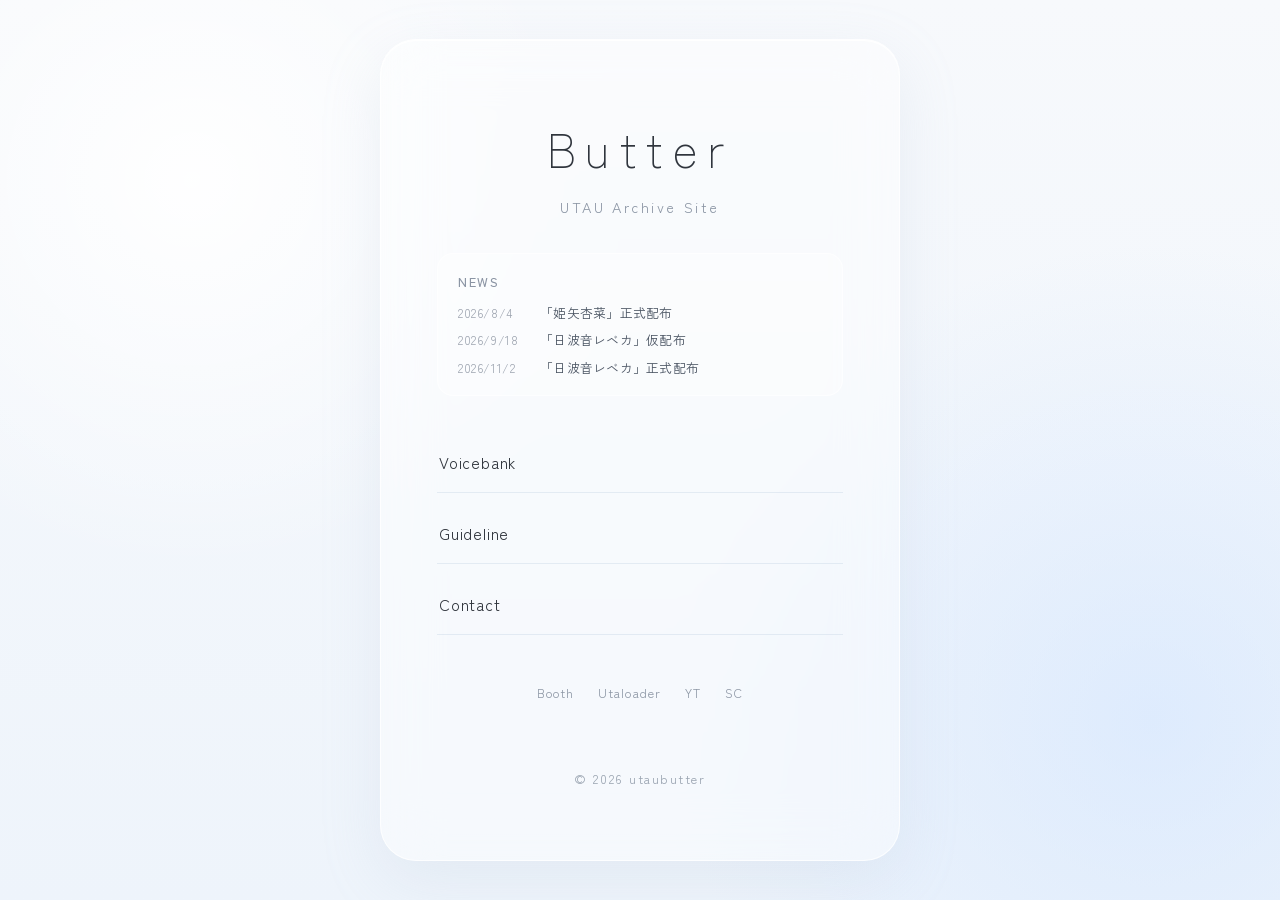
<file: index.html>
<!DOCTYPE html>
<html lang="ja">
<head>
    <meta charset="UTF-8">
    <meta name="viewport" content="width=device-width, initial-scale=1.0">
    <title>Butter</title>
    <link rel="stylesheet" href="style-v2.css">
    <!-- Google Font -->
    <link rel="preconnect" href="https://fonts.googleapis.com">
    <link rel="preconnect" href="https://fonts.gstatic.com" crossorigin>
    <link href="https://fonts.googleapis.com/css2?family=Noto+Sans+JP:wght@300;400;500&display=swap" rel="stylesheet">
</head>
<body>

    <div class="background"></div>
    <main class="glass">
        <h1>Butter</h1>
        <p class="subtitle">UTAU Archive Site</p>

<section class="news-box">
        <h2>News</h2>
        <ul>
            <li>
                <span class="news-date">2026/8/4</span>
                <span class="news-text">「姫矢杏菜」正式配布</span>
            </li>
            <li>
                <span class="news-date">2026/9/18</span>
                <span class="news-text">「日波音レベカ」仮配布</span>
            </li>
            <li>
                <span class="news-date">2026/11/2</span>
                <span class="news-text">「日波音レベカ」正式配布</span>
            </li>
        </ul>
    </section>
        
        <nav>
            <a href="pages/voicebank.html">Voicebank</a>
            <a href="pages/guideline.html">Guideline</a>
            <a href="pages/contact.html">Contact</a>
        </nav>

        <div class="external-links">
            <a href="https://utaubutter.booth.pm" target="_blank" rel="noopener noreferrer">Booth</a>
            <a href="https://utaloader.net/user/utaubutter" target="_blank" rel="noopener noreferrer">Utaloader</a>
            <a href="https://www.youtube.com/@utaubutter" target="_blank" rel="noopener noreferrer">YT</a>
            <a href="https://soundcloud.com/butter-wav" target="_blank" rel="noopener noreferrer">SC</a>
        </div>
        
        <footer>
            © 2026 <a href="https://x.com/utaubutter" target="_blank" rel="noopener noreferrer">utaubutter</a>
        </footer>
    </main>
    <script src="script.js"></script>
    
</body>
</html>
</file>
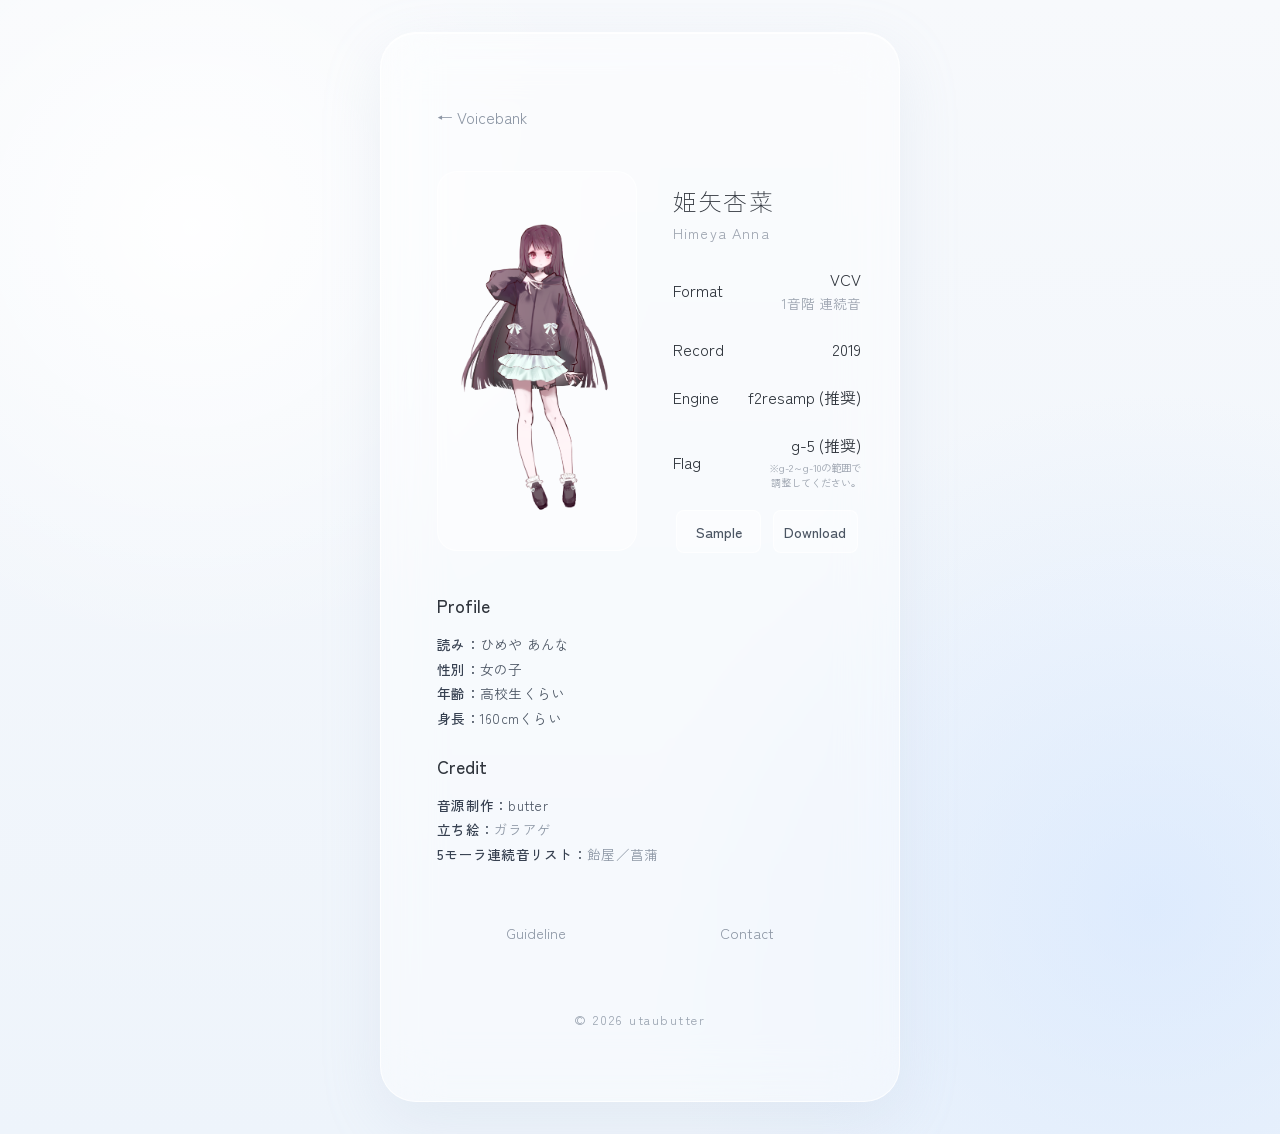
<file: pages/anna.html>
<!DOCTYPE html>
<html lang="ja">
<head>
    <meta charset="UTF-8">
    <meta name="viewport" content="width=device-width, initial-scale=1.0">
    <title>Himeya Anna — Butter</title>
    <link rel="stylesheet" href="../style-v2.css">
</head>
<body>

    <main class="glass">
        <a class="back" href="voicebank.html">← Voicebank</a>

        <!-- Character Area -->
        <div class="character">
            <div class="character-image">
                <img src="../assets/images/anna1.png" alt="姫矢杏菜" class="chara-img" oncontextmenu="return false;" ondragstart="return false;">
            </div>

            <div class="character-info">
                <h1>姫矢杏菜</h1>
                <p class="roman">Himeya Anna</p>

                <div class="info-row">
                    <h2>Format</h2>
                    <div class="info-value">
                        <p>VCV</p>
                        <span>1音階 連続音</span>
                    </div>
                </div>
                <div class="info-row">
                    <h2>Record</h2>
                    <div class="info-value">
                        <p>2019</p>
                    </div>
                </div>
                <div class="info-row">
                    <h2>Engine</h2>
                    <div class="info-value">
                        <p>f2resamp (推奨)</p>
                    </div>
                </div>
                <div class="info-row">
                    <h2>Flag</h2>
                    <div class="info-value">
                        <p>g-5 (推奨)</p>
                        <span class="flag-note">※g-2～g-10の範囲で<br>調整してください。</span>
                    </div>
                </div>

                <section class="buttons">
                    <a href="javascript:void(0);" id="sample-btn">
                        <span>Sample</span>
                    </a>
                    <a href="https://utaubutter.booth.pm/items/8650057" target="_blank" rel="noopener noreferrer">
                        <span>Download</span>
                    </a>
                </section>

                <!-- Mini Audio Player -->
                <div class="mini-player" id="mini-player">
                    <audio id="audio-player" src="../assets/audio/anna-s.mp3"></audio>
                    <button class="player-btn" id="play-pause-btn">▶</button>

                    <div class="player-info">
                        <span class="player-credit">UST 有魚神弥 様<br>出力 f2resamp g-5</span>
                        <div class="progress-bar">
                            <div class="progress-fill" id="progress-fill"></div>
                        </div>
                    </div>
                </div>
            </div>
        </div>

        <!-- Profile / Credit Area -->
        <section class="profile-section">
            <h2>Profile</h2>
            <ul class="profile-list">
                <li><strong>読み：</strong>ひめや あんな</li>
                <li><strong>性別：</strong>女の子</li>
                <li><strong>年齢：</strong>高校生くらい</li>
                <li><strong>身長：</strong>160cmくらい</li>
            </ul>

            <h2 style="margin-top: 24px;">Credit</h2>
            <ul class="profile-list">
                <li><strong>音源制作：</strong>butter</li>
                <li><strong>立ち絵：</strong><a href="https://x.com/waters0da" class="profile-link" target="_blank" rel="noopener noreferrer">ガラアゲ</a></li>
                <li><strong>5モーラ連続音リスト：</strong></strong><a href="http://utau2008.blog47.fc2.com/blog-entry-324.html" class="profile-link" target="_blank" rel="noopener noreferrer">飴屋／菖蒲</a></li>
            </ul>
        </section>

        <!-- Navigation Links -->
        <div class="character-links">
            <a href="../pages/guideline.html" class="text-link" target="_blank" rel="noopener noreferrer">Guideline</a>
            <a href="../pages/contact.html" class="text-link" target="_blank" rel="noopener noreferrer">Contact</a>
        </div>
        
        <footer>
            © 2026 <a href="https://x.com/utaubutter" target="_blank" rel="noopener noreferrer">utaubutter</a>
        </footer>
    </main>

    <!-- JavaScript -->
    <script>
    const sampleBtn = document.getElementById('sample-btn');
    const miniPlayer = document.getElementById('mini-player');
    const audio = document.getElementById('audio-player');
    const playPauseBtn = document.getElementById('play-pause-btn');
    const progressFill = document.getElementById('progress-fill');
    const progressBar = document.querySelector('.progress-bar'); 

    // Sampleボタンの開閉
    sampleBtn.addEventListener('click', () => {
        if (miniPlayer.style.display === 'none' || miniPlayer.style.display === '') {
            miniPlayer.style.display = 'flex';
            playPauseBtn.textContent = '▶';
        } else {
            audio.pause();
            audio.currentTime = 0; 
            miniPlayer.style.display = 'none';
            progressFill.style.width = '0%';
            playPauseBtn.textContent = '▶';
        }
    });

    // 再生・一時停止の切り替え
    playPauseBtn.addEventListener('click', () => {
        if (audio.paused) {
            audio.play();
            playPauseBtn.textContent = '❚❚';
        } else {
            audio.pause();
            playPauseBtn.textContent = '▶';
        }
    });

    // シークバーのクリック処理
    progressBar.style.cursor = 'pointer'; 
    progressBar.addEventListener('click', (e) => {
        const coordX = e.offsetX;
        const totalWidth = progressBar.clientWidth;
        const clickPercent = coordX / totalWidth;
        
        audio.currentTime = clickPercent * audio.duration;
        
        audio.play();
        playPauseBtn.textContent = '❚❚';
    });

    // バーの進捗更新
    audio.addEventListener('timeupdate', () => {
        if (audio.duration) {
            const progress = (audio.currentTime / audio.duration) * 100;
            progressFill.style.width = `${progress}%`;
        }
    });

    // 再生終了時のリセット
    audio.addEventListener('ended', () => {
        audio.currentTime = 0;
        playPauseBtn.textContent = '▶';
        progressFill.style.width = '0%';
    });
    </script>
<script src="../script.js"></script>
</body>
</html>
</file>
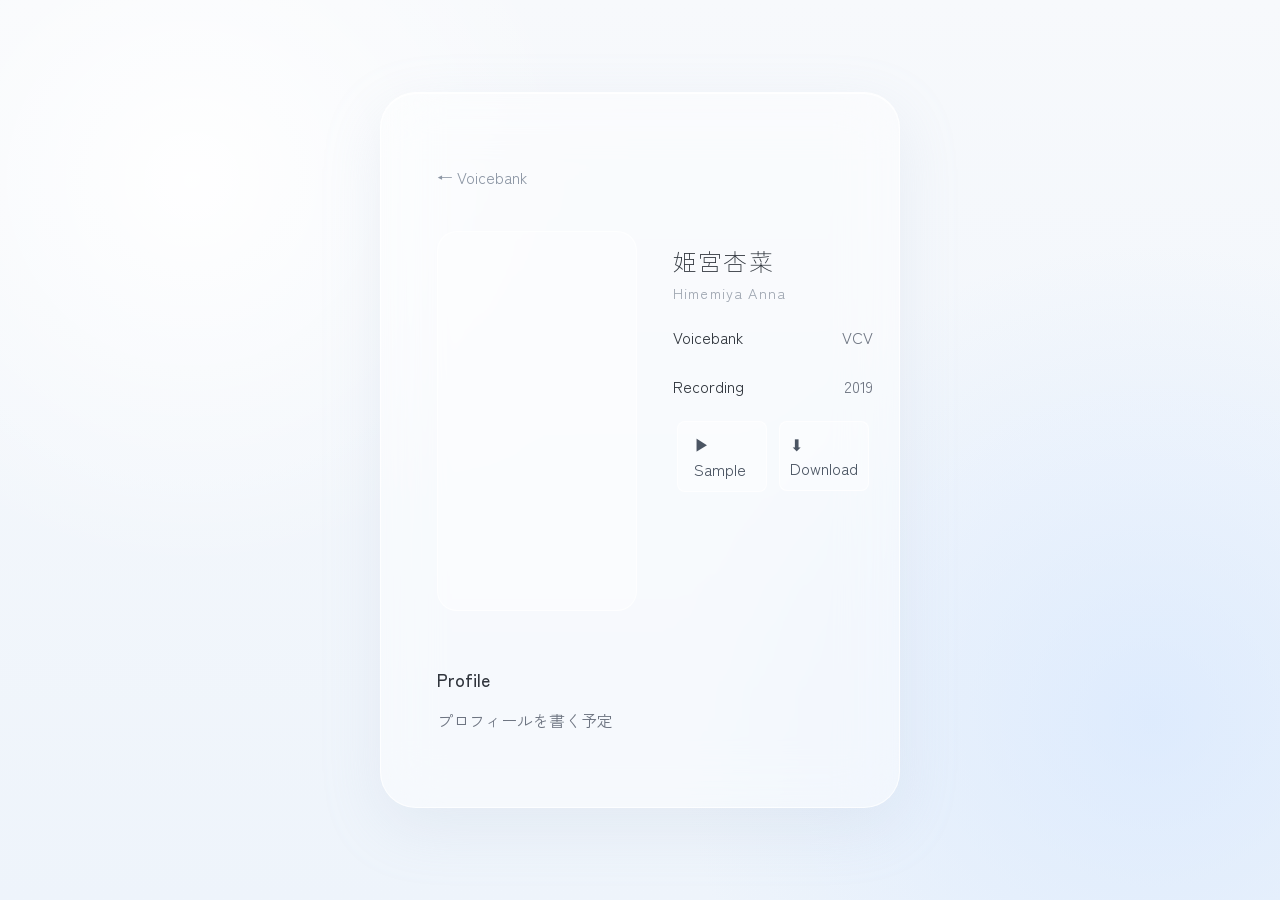
<file: pages/character-a.html>
<!DOCTYPE html>
<html lang="ja">

<head>
    <meta charset="UTF-8">
    <meta name="viewport" content="width=device-width, initial-scale=1.0">

    <title>Himemiya Anna — Butter</title>

    <link rel="stylesheet" href="../style-v2.css">
</head>

<body>

<main class="glass">

    <a class="back" href="voicebank.html">← Voicebank</a>

    <div class="character">

        <div class="character-image">
            <!-- 後で立ち絵を入れる -->
        </div>

        <div class="character-info">

            <h1>姫宮杏菜</h1>
            <p class="roman">Himemiya Anna</p>

<section class="info-row">

    <h2>Voicebank</h2>
    <p>VCV</p>

</section>

<section class="info-row">

    <h2>Recording</h2>
    <p>2019</p>

</section>

            <section class="buttons">

                <a href="#">▶ Sample</a>
                <a href="#">⬇ Download</a>

            </section>

        </div>

    </div>

    <section>

        <h2>Profile</h2>

        <p>
            プロフィールを書く予定
        </p>

    </section>

</main>

</body>
</html>
</file>
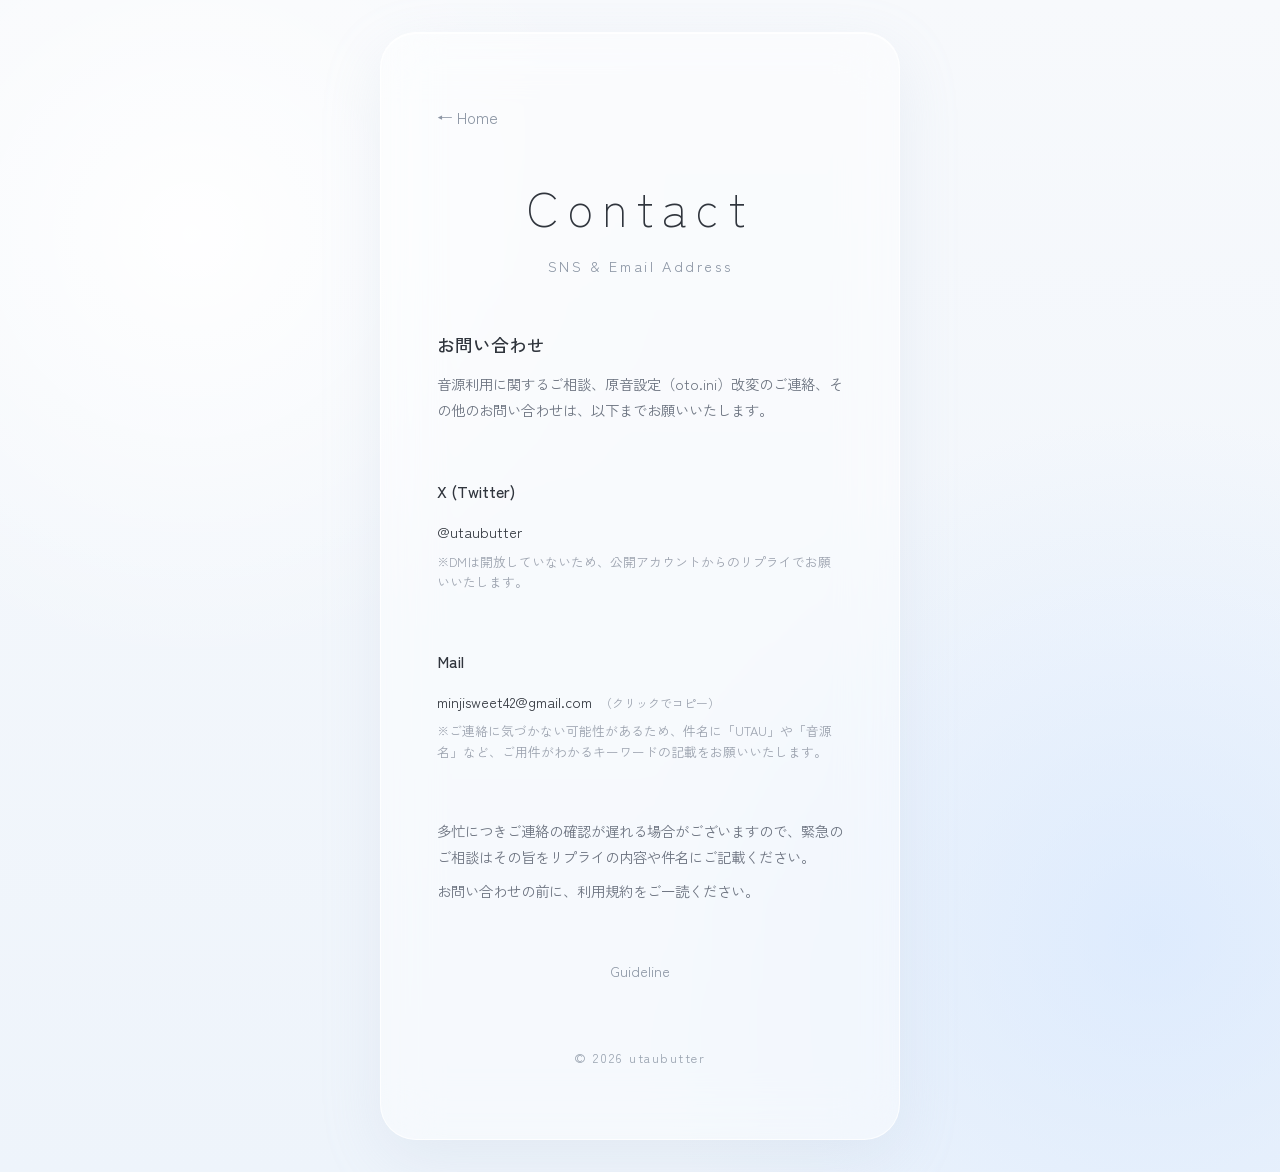
<file: pages/contact.html>
<!DOCTYPE html>
<html lang="ja">
    
<head>
    <meta charset="UTF-8">
    <meta name="viewport" content="width=device-width, initial-scale=1.0">
    <title>Contact — Butter</title>
    <link rel="stylesheet" href="../style-v2.css">
</head>
<body>

<main class="glass">
    <a class="back" href="../index.html">← Home</a>
    <h1>Contact</h1>
    <p class="subtitle">SNS & Email Address</p>

    <div class="contact-content">
        <section class="terms-section">
            <h2>お問い合わせ</h2>
            <p>音源利用に関するご相談、原音設定（oto.ini）改変のご連絡、その他のお問い合わせは、以下までお願いいたします。</p>
        </section>

        <section class="contact-section">
            <h2 class="contact-title">X (Twitter)</h2>
            <p>
                <a class="text-link" style="font-weight: 400; color: #30353d;" href="https://x.com/utaubutter" target="_blank" rel="noopener noreferrer">@utaubutter</a>
            </p>
            <p><small class="contact-note">※DMは開放していないため、公開アカウントからのリプライでお願いいたします。</small></p>
        </section>

        <section class="contact-section">
            <h2 class="contact-title">Mail</h2>
            <p>
                <a class="text-link" style="font-weight: 400; color: #30353d; cursor: pointer;" 
                   onclick="navigator.clipboard.writeText('minjisweet42@gmail.com'); alert('メールアドレスをコピーしました\nEmail address copied');">
                   minjisweet42@gmail.com
                </a>
                <span class="copy-hint">（クリックでコピー）</span>
            </p>
            <p><small class="contact-note">※ご連絡に気づかない可能性があるため、件名に「UTAU」や「音源名」など、ご用件がわかるキーワードの記載をお願いいたします。</small></p>
        </section>

        <section class="terms-section">
            <p>多忙につきご連絡の確認が遅れる場合がございますので、緊急のご相談はその旨をリプライの内容や件名にご記載ください。</p>
            <p>お問い合わせの前に、利用規約をご一読ください。</p>
        </section>
    </div>

        <div class="character-links">
            <a href="../pages/guideline.html" class="text-link" target="_blank" rel="noopener noreferrer">Guideline</a>
        </div>
        
    <footer>
    © 2026 <a href="https://x.com/utaubutter" target="_blank" rel="noopener noreferrer">utaubutter</a>
    </footer>
    
</main>
    <script src="../script.js"></script>
</body>
</html>
</file>
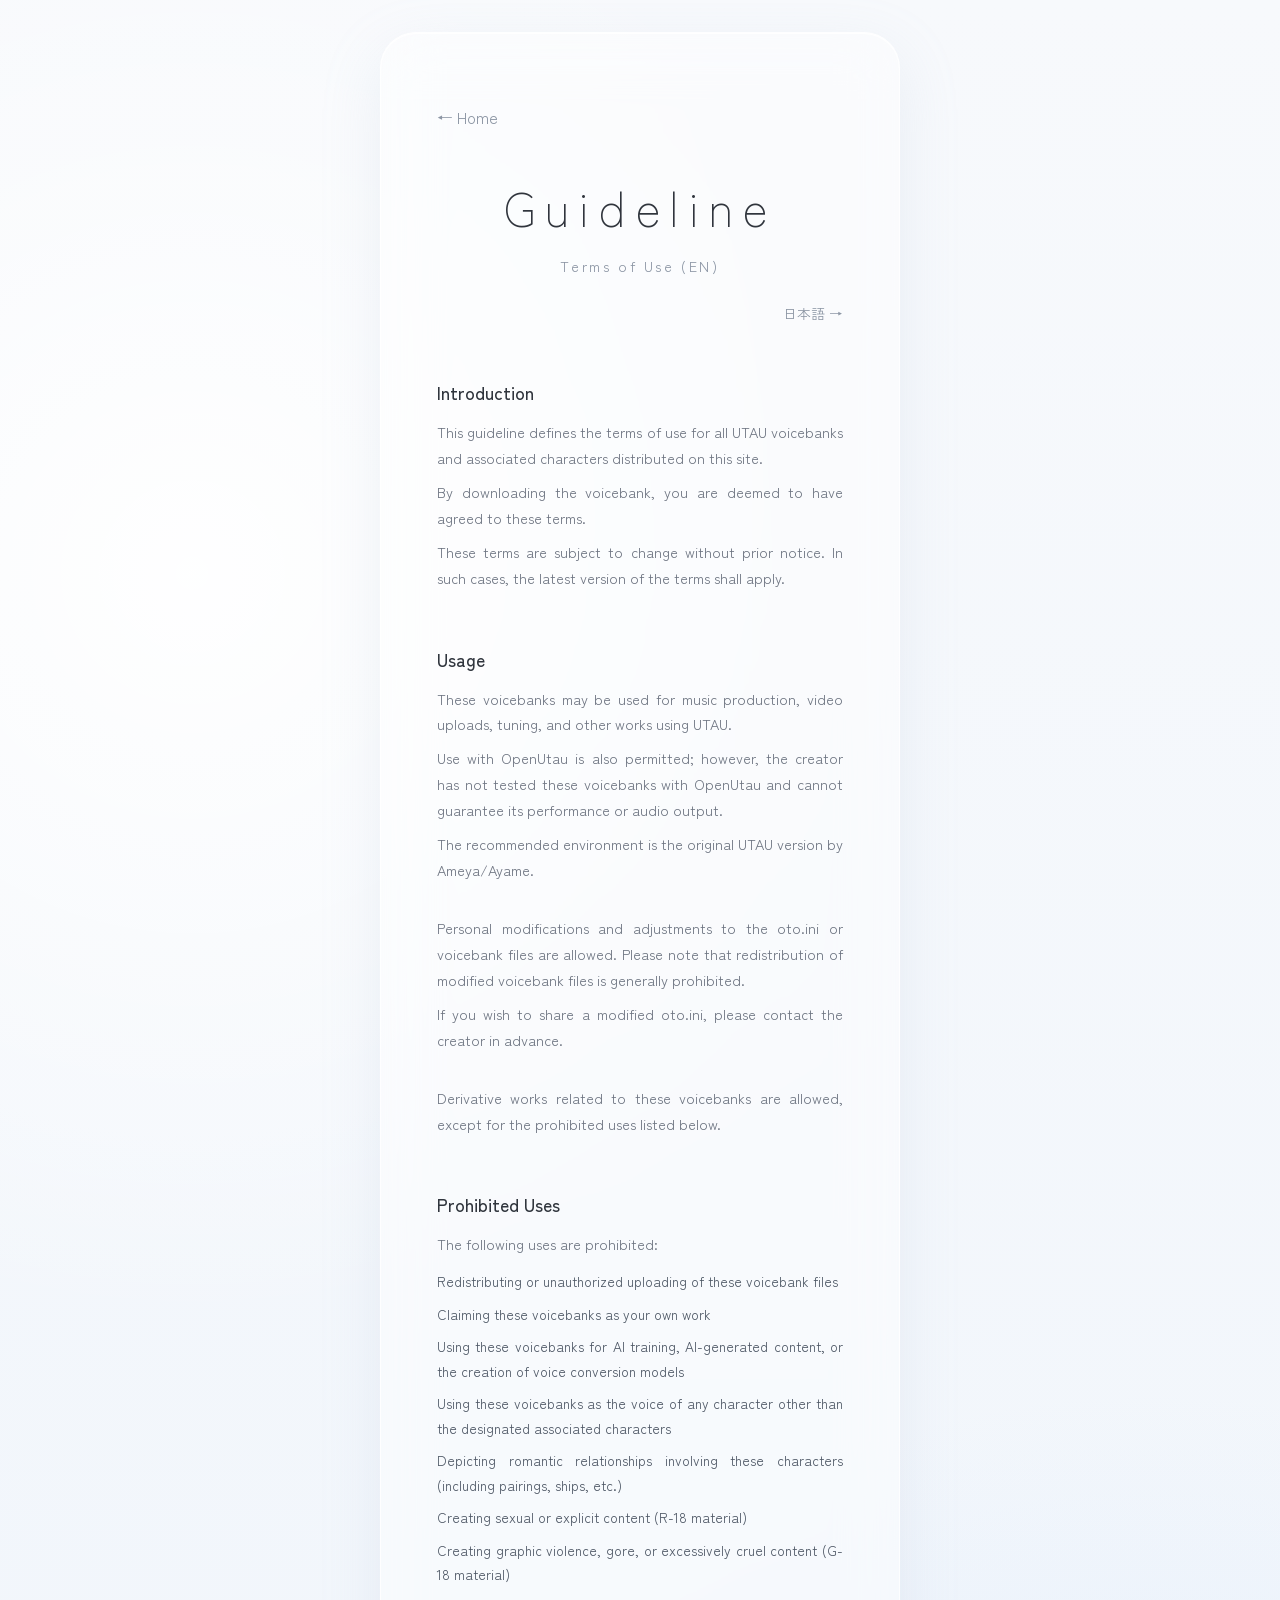
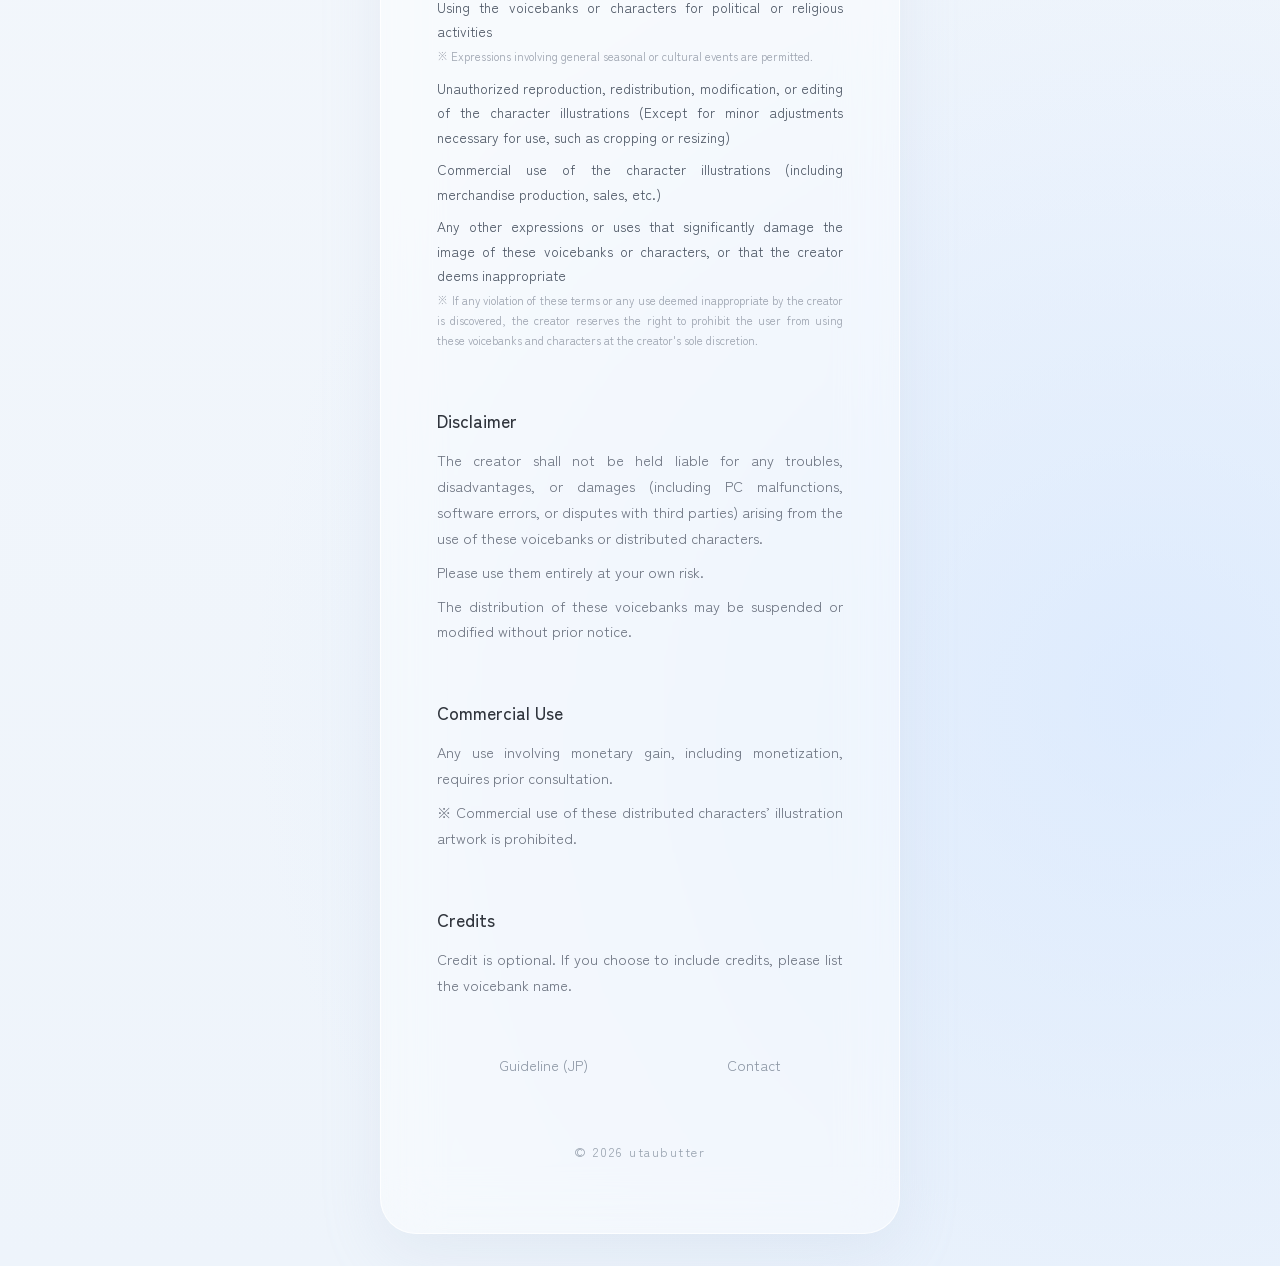
<file: pages/guideline-english.html>
<!DOCTYPE html>
<html lang="ja">
<head>
    
    <meta charset="UTF-8">
    <meta name="viewport" content="width=device-width, initial-scale=1.0">
    <title>Guideline (EN) — Butter</title>
    <link rel="stylesheet" href="../style-v2.css">
    
</head>
<body>

<main class="glass">
    <a class="back" href="../index.html">← Home</a>
    <h1>Guideline</h1>
    <p class="subtitle">Terms of Use (EN)</p>

    <div style="text-align: right; margin-bottom: 24px; margin-top: 24px;">
        <a href="../pages/guideline.html" class="text-link" style="font-size: 0.85rem; target="_blank" rel="noopener noreferrer"">日本語 →</a>
    </div>

    <div class="terms-content">
        <section class="terms-section">
            <h2>Introduction</h2>
            <p>This guideline defines the terms of use for all UTAU voicebanks and associated characters distributed on this site.</p>
            <p>By downloading the voicebank, you are deemed to have agreed to these terms.</p>
            <p>These terms are subject to change without prior notice. In such cases, the latest version of the terms shall apply.</p>
        </section>

        <section class="terms-section">
            <h2>Usage</h2>
            <p>These voicebanks may be used for music production, video uploads, tuning, and other works using UTAU.</p>
            <p>Use with OpenUtau is also permitted; however, the creator has not tested these voicebanks with OpenUtau and cannot guarantee its performance or audio output.</p>
            <p>The recommended environment is the original UTAU version by Ameya/Ayame.</p><br>
            <p>Personal modifications and adjustments to the oto.ini or voicebank files are allowed. Please note that redistribution of modified voicebank files is generally prohibited.</p>
            <p>If you wish to share a modified oto.ini, please contact the creator in advance.</p><br>
            <p>Derivative works related to these voicebanks are allowed, except for the prohibited uses listed below.</p>
        </section>

        <section class="terms-section">
            <h2>Prohibited Uses</h2>
            <p>The following uses are prohibited:</p>
            <ul class="prohibited-list">
                <li>Redistributing or unauthorized uploading of these voicebank files</li>
                <li>Claiming these voicebanks as your own work</li>
                <li>Using these voicebanks for AI training, AI-generated content, or the creation of voice conversion models</li>
                <li>Using these voicebanks as the voice of any character other than the designated associated characters</li>
                <li>Depicting romantic relationships involving these characters (including pairings, ships, etc.)</li>
                <li>Creating sexual or explicit content (R-18 material)</li>
                <li>Creating graphic violence, gore, or excessively cruel content (G-18 material)</li>
                <li>Using the voicebanks or characters for political or religious activities<br><small>※ Expressions involving general seasonal or cultural events are permitted.</small></li>
                <li>Unauthorized reproduction, redistribution, modification, or editing of the character illustrations (Except for minor adjustments necessary for use, such as cropping or resizing)</li>
                <li>Commercial use of the character illustrations (including merchandise production, sales, etc.)</li>
                <li>Any other expressions or uses that significantly damage the image of these voicebanks or characters, or that the creator deems inappropriate<br>
                <small>※ If any violation of these terms or any use deemed inappropriate by the creator is discovered, the creator reserves the right to prohibit the user from using these voicebanks and characters at the creator's sole discretion.</small></li>
            </ul>
        </section>

        <section class="terms-section">
            <h2>Disclaimer</h2>
            <p>The creator shall not be held liable for any troubles, disadvantages, or damages (including PC malfunctions, software errors, or disputes with third parties) arising from the use of these voicebanks or distributed characters.</p>
            <p>Please use them entirely at your own risk.</p>
            <p>The distribution of these voicebanks may be suspended or modified without prior notice.</p>
        </section>

        <section class="terms-section">
            <h2>Commercial Use</h2>
            <p>Any use involving monetary gain, including monetization, requires prior consultation.</p>
            <p>※ Commercial use of these distributed characters’ illustration artwork is prohibited.</p>
        </section>

        <section class="terms-section">
            <h2>Credits</h2>
            <p>Credit is optional. If you choose to include credits, please list the voicebank name.</p>
        </section>
        </div>

        <div class="character-links">
            <a href="../pages/guideline.html" class="text-link" target="_blank" rel="noopener noreferrer">Guideline (JP)</a>
            <a href="../pages/contact.html" class="text-link" target="_blank" rel="noopener noreferrer">Contact</a>
        </div>
    
    <footer>
    © 2026 <a href="https://x.com/utaubutter" target="_blank" rel="noopener noreferrer">utaubutter</a>
    </footer>
    
</main>
<script src="../script.js"></script>
</body>
</html>
</file>
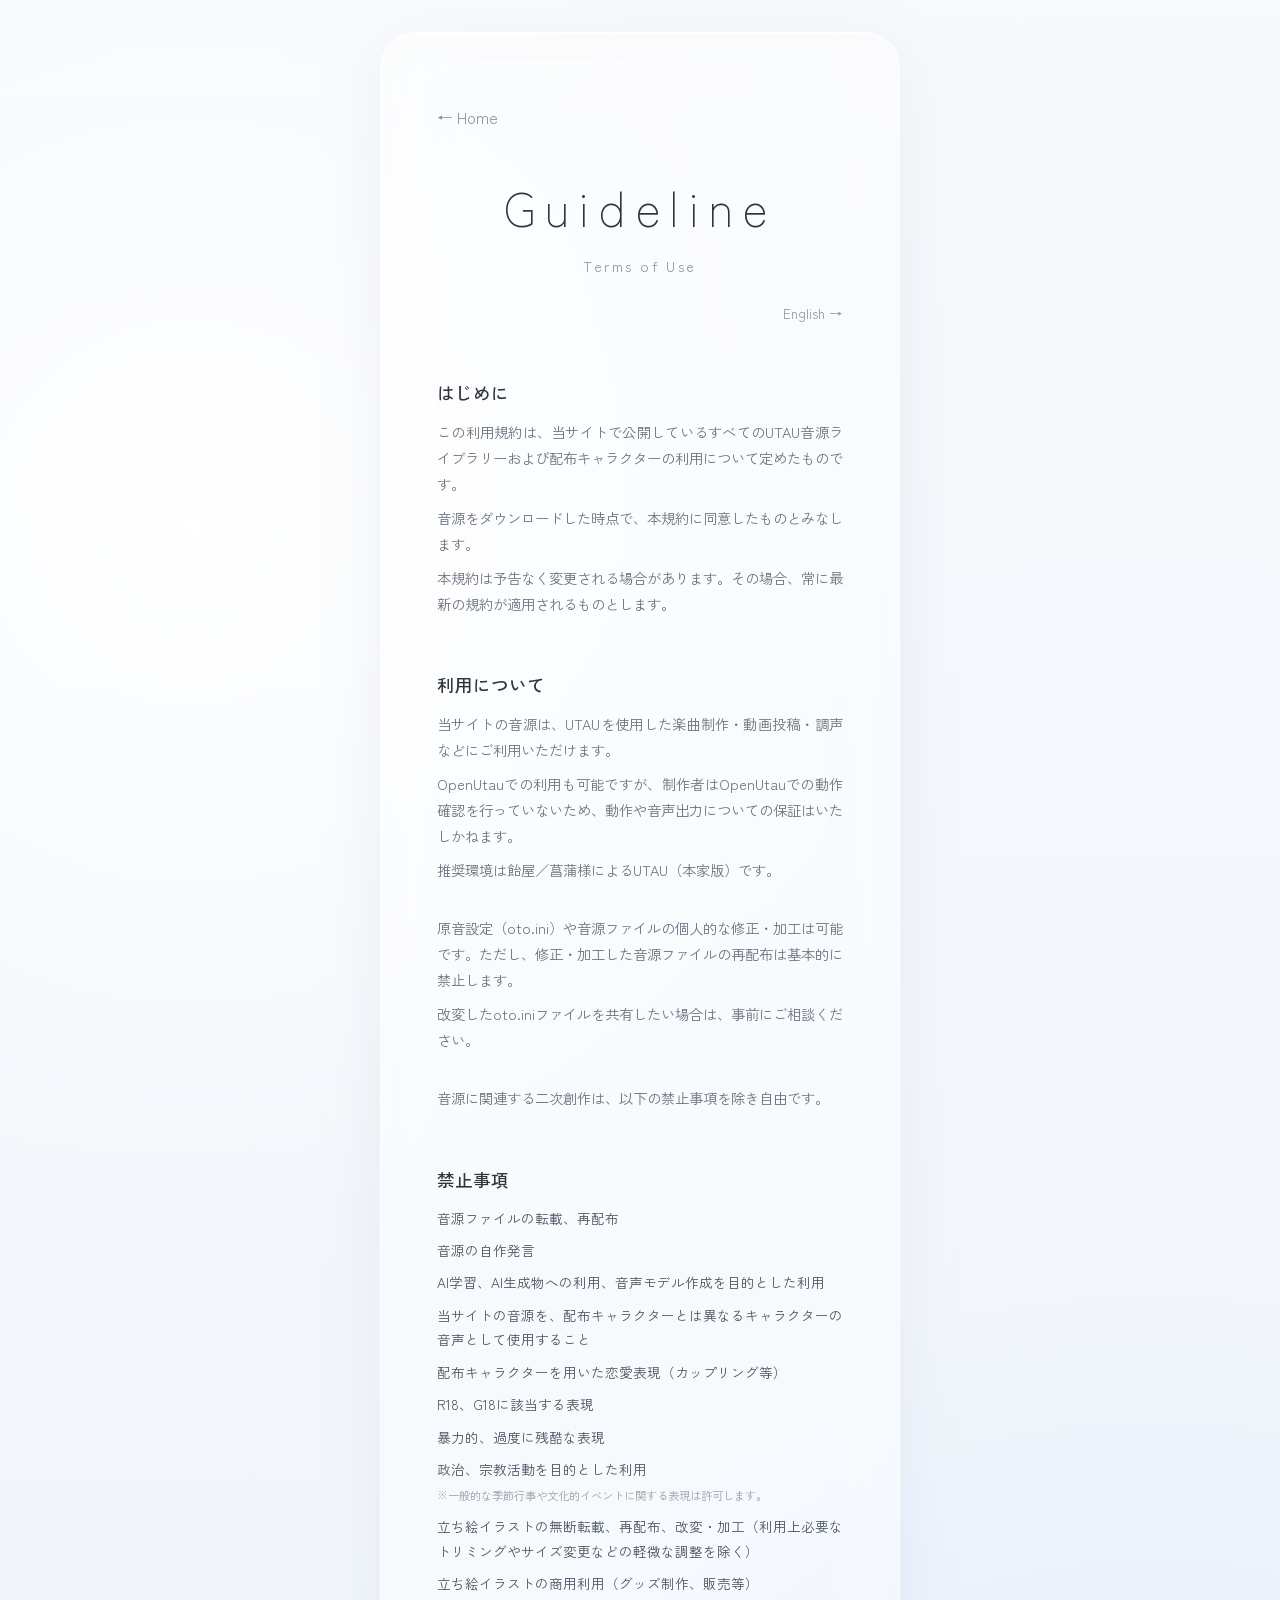
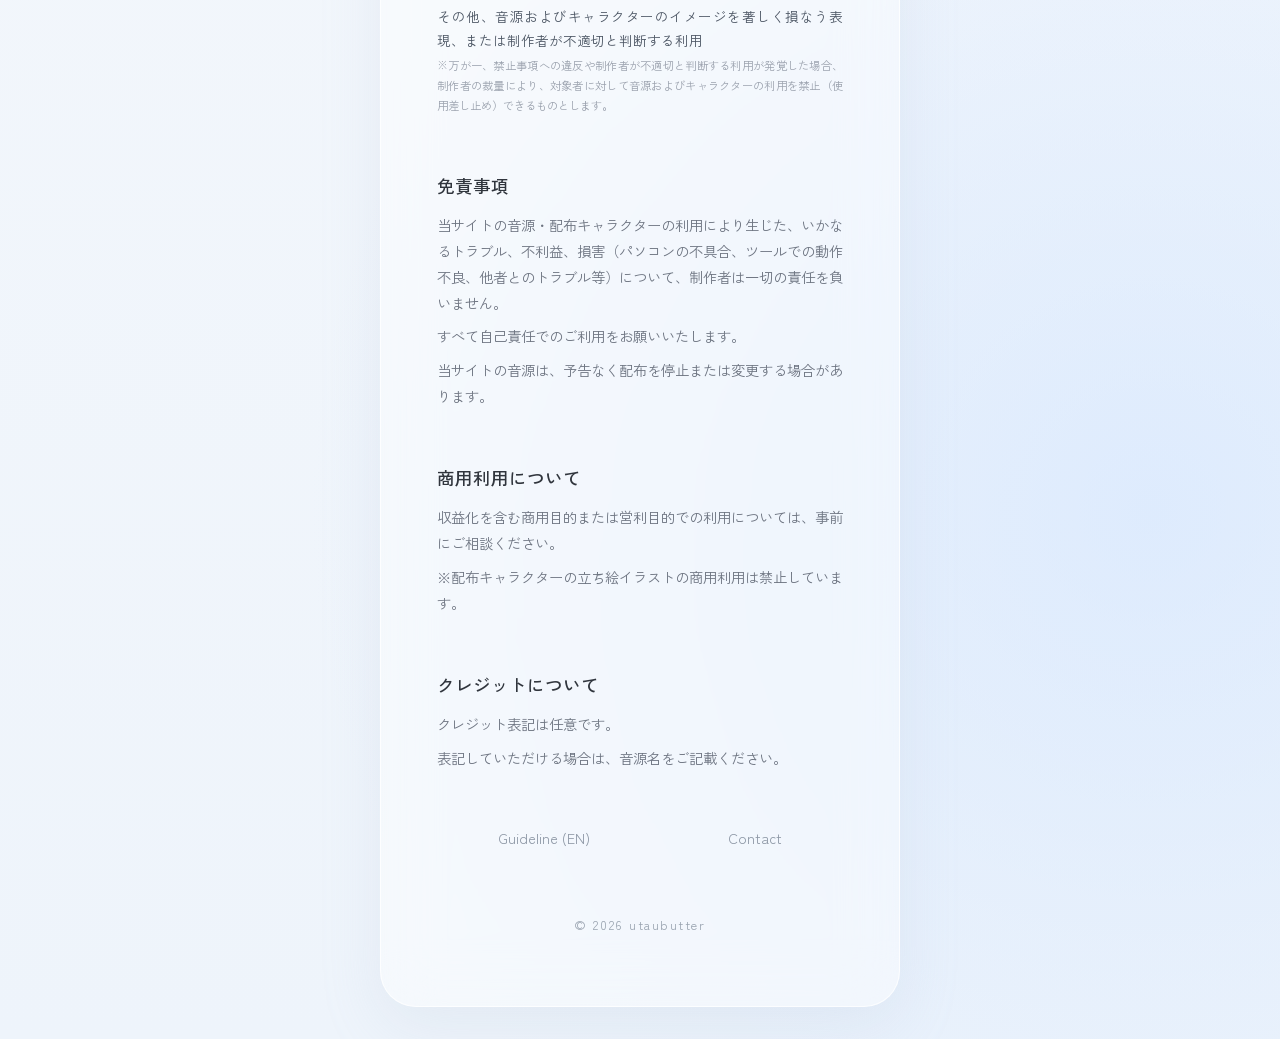
<file: pages/guideline.html>
<!DOCTYPE html>
<html lang="ja">
<head>
    
    <meta charset="UTF-8">
    <meta name="viewport" content="width=device-width, initial-scale=1.0">
    <title>Guideline — Butter</title>
    <link rel="stylesheet" href="../style-v2.css">
    
</head>
<body>

<main class="glass">
    <a class="back" href="../index.html">← Home</a>
    <h1>Guideline</h1>
    <p class="subtitle">Terms of Use</p>

    <div style="text-align: right; margin-bottom: 24px; margin-top: 24px;">
        <a href="../pages/guideline-english.html" class="text-link" style="font-size: 0.85rem; target="_blank" rel="noopener noreferrer"">English →</a>
    </div>

    <div class="terms-content">
        <section class="terms-section">
            <h2>はじめに</h2>
            <p>この利用規約は、当サイトで公開しているすべてのUTAU音源ライブラリーおよび配布キャラクターの利用について定めたものです。</p>
            <p>音源をダウンロードした時点で、本規約に同意したものとみなします。</p>
            <p>本規約は予告なく変更される場合があります。その場合、常に最新の規約が適用されるものとします。</p>
        </section>

        <section class="terms-section">
            <h2>利用について</h2>
            <p>当サイトの音源は、UTAUを使用した楽曲制作・動画投稿・調声などにご利用いただけます。</p>
            <p>OpenUtauでの利用も可能ですが、制作者はOpenUtauでの動作確認を行っていないため、動作や音声出力についての保証はいたしかねます。</p>
            <p>推奨環境は飴屋／菖蒲様によるUTAU（本家版）です。</p><br>
            <p>原音設定（oto.ini）や音源ファイルの個人的な修正・加工は可能です。ただし、修正・加工した音源ファイルの再配布は基本的に禁止します。</p>
            <p>改変したoto.iniファイルを共有したい場合は、事前にご相談ください。</p><br>
            <p>音源に関連する二次創作は、以下の禁止事項を除き自由です。</p>
        </section>

        <section class="terms-section">
            <h2>禁止事項</h2>
            <ul class="prohibited-list">
                <li>音源ファイルの転載、再配布</li>
                <li>音源の自作発言</li>
                <li>AI学習、AI生成物への利用、音声モデル作成を目的とした利用</li>
                <li>当サイトの音源を、配布キャラクターとは異なるキャラクターの音声として使用すること</li>
                <li>配布キャラクターを用いた恋愛表現（カップリング等）</li>
                <li>R18、G18に該当する表現</li>
                <li>暴力的、過度に残酷な表現</li>
                <li>政治、宗教活動を目的とした利用<br><small>※一般的な季節行事や文化的イベントに関する表現は許可します。</small></li>
                <li>立ち絵イラストの無断転載、再配布、改変・加工（利用上必要なトリミングやサイズ変更などの軽微な調整を除く）</li>
                <li>立ち絵イラストの商用利用（グッズ制作、販売等）</li>
                <li>その他、音源およびキャラクターのイメージを著しく損なう表現、または制作者が不適切と判断する利用<br>
                <small>※万が一、禁止事項への違反や制作者が不適切と判断する利用が発覚した場合、制作者の裁量により、対象者に対して音源およびキャラクターの利用を禁止（使用差し止め）できるものとします。</small></li>
            </ul>
        </section>

        <section class="terms-section">
            <h2>免責事項</h2>
            <p>当サイトの音源・配布キャラクターの利用により生じた、いかなるトラブル、不利益、損害（パソコンの不具合、ツールでの動作不良、他者とのトラブル等）について、制作者は一切の責任を負いません。</p>
            <p>すべて自己責任でのご利用をお願いいたします。</p>
            <p>当サイトの音源は、予告なく配布を停止または変更する場合があります。</p>
        </section>

        <section class="terms-section">
            <h2>商用利用について</h2>
            <p>収益化を含む商用目的または営利目的での利用については、事前にご相談ください。</p>
            <p>※配布キャラクターの立ち絵イラストの商用利用は禁止しています。</p>
        </section>

        <section class="terms-section">
            <h2>クレジットについて</h2>
            <p>クレジット表記は任意です。</p>
            <p>表記していただける場合は、音源名をご記載ください。</p>
        </section>
    </div>

        <div class="character-links">
            <a href="../pages/guideline-english.html" class="text-link" target="_blank" rel="noopener noreferrer">Guideline (EN)</a>
            <a href="../pages/contact.html" class="text-link" target="_blank" rel="noopener noreferrer">Contact</a>
        </div>
    
    <footer>
    © 2026 <a href="https://x.com/utaubutter" target="_blank" rel="noopener noreferrer">utaubutter</a>
    </footer>
    
</main>
<script src="../script.js"></script>
</body>
</html>
</file>
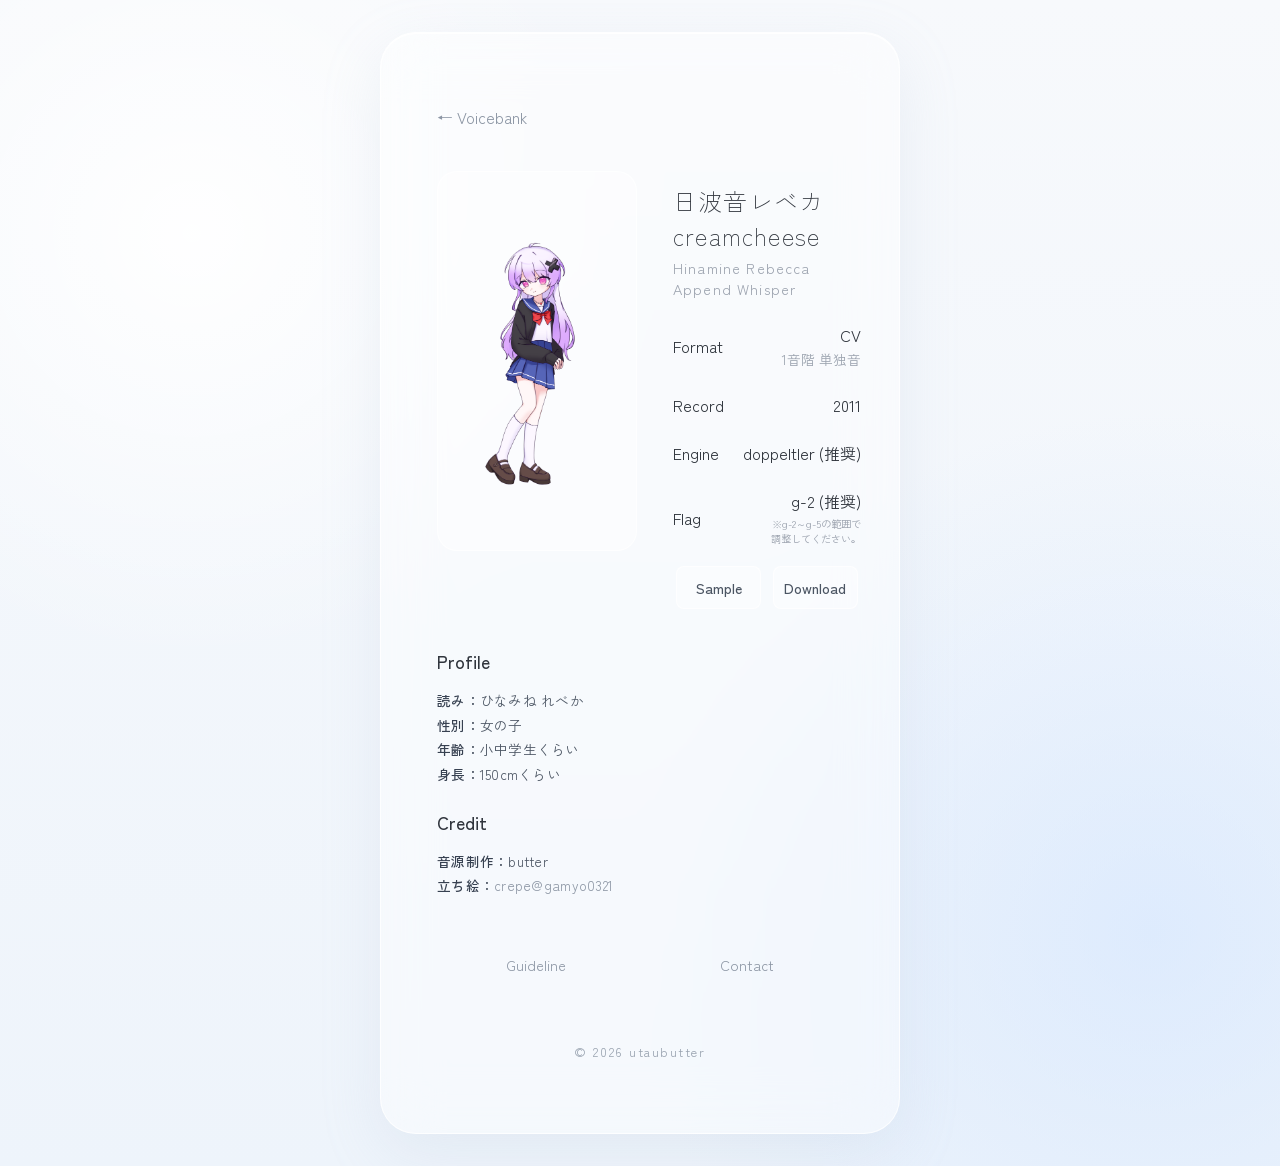
<file: pages/rebecca-append.html>
<!DOCTYPE html>
<html lang="ja">
<head>
    <meta charset="UTF-8">
    <meta name="viewport" content="width=device-width, initial-scale=1.0">
    <title>Hinamine Rebecca Append — Butter</title>
    <link rel="stylesheet" href="../style-v2.css">
</head>
<body>

    <main class="glass">
        <a class="back" href="voicebank.html">← Voicebank</a>

        <!-- Character Area -->
        <div class="character">
            <div class="character-image">
                <img src="../assets/images/rbcc-image.png" alt="日波音レベカ creamcheese" class="chara-img" oncontextmenu="return false;" ondragstart="return false;">
            </div>

            <div class="character-info">
                <h1>日波音レベカ<br>creamcheese</h1>
                <p class="roman">Hinamine Rebecca<br>Append Whisper</p>

                <div class="info-row">
                    <h2>Format</h2>
                    <div class="info-value">
                        <p>CV</p>
                        <span>1音階 単独音</span>
                    </div>
                </div>
                <div class="info-row">
                    <h2>Record</h2>
                    <div class="info-value">
                        <p>2011</p>
                    </div>
                </div>
                <div class="info-row">
                    <h2>Engine</h2>
                    <div class="info-value">
                        <p>doppeltler (推奨)</p>
                    </div>
                </div>
                <div class="info-row">
                    <h2>Flag</h2>
                    <div class="info-value">
                        <p>g-2 (推奨)</p>
                        <span class="flag-note">※g-2～g-5の範囲で<br>調整してください。</span>
                    </div>
                </div>

                <section class="buttons">
                    <a href="javascript:void(0);" id="sample-btn">
                        <span>Sample</span>
                    </a>
                    <a href="https://utaubutter.booth.pm/items/8650035" target="_blank" rel="noopener noreferrer">
                        <span>Download</span>
                    </a>
                </section>

                <!-- Mini Audio Player -->
                <div class="mini-player" id="mini-player">
                    <audio id="audio-player" src="../assets/audio/rbcc-s3.mp3"></audio>
                    <button class="player-btn" id="play-pause-btn">▶</button>

                    <div class="player-info">
                        <span class="player-credit">UST 有魚神弥 様<br>出力 doppeltler g-2</span>
                        <div class="progress-bar">
                            <div class="progress-fill" id="progress-fill"></div>
                        </div>
                    </div>
                </div>
            </div>
        </div>

        <!-- Profile / Credit Area -->
        <section class="profile-section">
            <h2>Profile</h2>
            <ul class="profile-list">
                <li><strong>読み：</strong>ひなみね れべか</li>
                <li><strong>性別：</strong>女の子</li>
                <li><strong>年齢：</strong>小中学生くらい</li>
                <li><strong>身長：</strong>150cmくらい</li>
            </ul>

            <h2 style="margin-top: 24px;">Credit</h2>
            <ul class="profile-list">
                <li><strong>音源制作：</strong>butter</li>
                <li><strong>立ち絵：</strong><a href="https://kre.pe/XNOT" class="profile-link" target="_blank" rel="noopener noreferrer">crepe@gamyo0321</a></li>
            </ul>
        </section>

        <!-- Navigation Links -->
        <div class="character-links">
            <a href="../pages/guideline.html" class="text-link" target="_blank" rel="noopener noreferrer">Guideline</a>
            <a href="../pages/contact.html" class="text-link" target="_blank" rel="noopener noreferrer">Contact</a>
        </div>
        
        <footer>
            © 2026 <a href="https://x.com/utaubutter" target="_blank" rel="noopener noreferrer">utaubutter</a>
        </footer>
    </main>

    <!-- JavaScript -->
    <script>
    const sampleBtn = document.getElementById('sample-btn');
    const miniPlayer = document.getElementById('mini-player');
    const audio = document.getElementById('audio-player');
    const playPauseBtn = document.getElementById('play-pause-btn');
    const progressFill = document.getElementById('progress-fill');
    const progressBar = document.querySelector('.progress-bar'); 

    sampleBtn.addEventListener('click', () => {
        if (miniPlayer.style.display === 'none' || miniPlayer.style.display === '') {
            miniPlayer.style.display = 'flex';
            playPauseBtn.textContent = '▶';
        } else {
            audio.pause();
            audio.currentTime = 0; 
            miniPlayer.style.display = 'none';
            progressFill.style.width = '0%';
            playPauseBtn.textContent = '▶';
        }
    });

    playPauseBtn.addEventListener('click', () => {
        if (audio.paused) {
            audio.play();
            playPauseBtn.textContent = '❚❚';
        } else {
            audio.pause();
            playPauseBtn.textContent = '▶';
        }
    });

    progressBar.style.cursor = 'pointer'; 
    progressBar.addEventListener('click', (e) => {
        const coordX = e.offsetX;
        const totalWidth = progressBar.clientWidth;
        const clickPercent = coordX / totalWidth;
        
        audio.currentTime = clickPercent * audio.duration;
        
        audio.play();
        playPauseBtn.textContent = '❚❚';
    });

    audio.addEventListener('timeupdate', () => {
        if (audio.duration) {
            const progress = (audio.currentTime / audio.duration) * 100;
            progressFill.style.width = `${progress}%`;
        }
    });

    audio.addEventListener('ended', () => {
        audio.currentTime = 0;
        playPauseBtn.textContent = '▶';
        progressFill.style.width = '0%';
    });
    </script>
<script src="../script.js"></script>
</body>
</html>
</file>
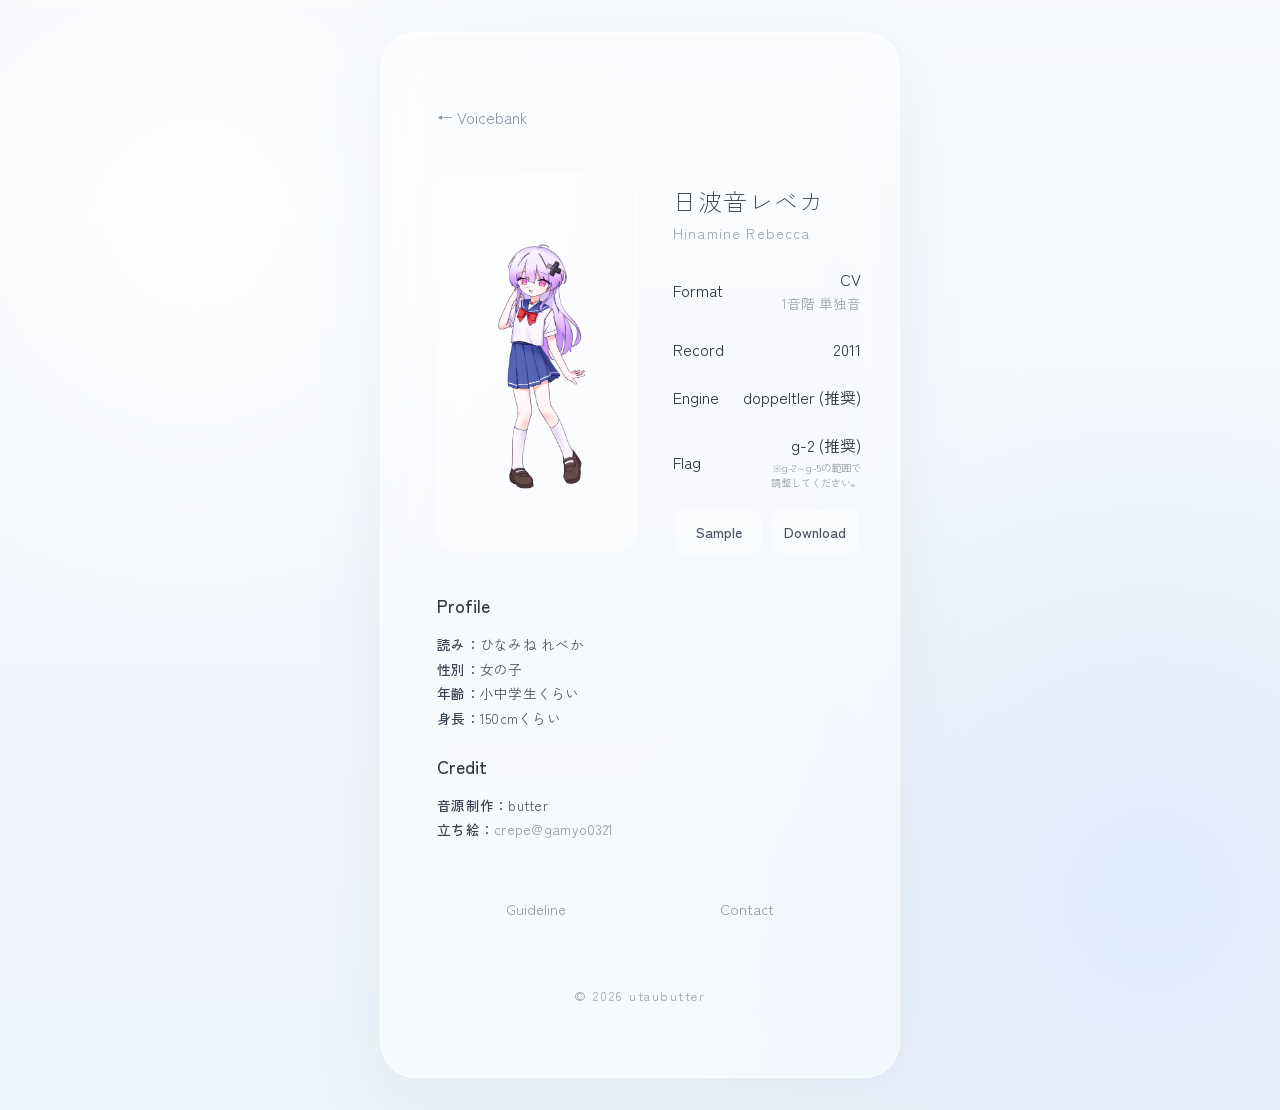
<file: pages/rebecca.html>
<!DOCTYPE html>
<html lang="ja">
<head>
    <meta charset="UTF-8">
    <meta name="viewport" content="width=device-width, initial-scale=1.0">
    <title>Hinamine Rebecca — Butter</title>
    <link rel="stylesheet" href="../style-v2.css">
</head>
<body>

    <main class="glass">
        <a class="back" href="voicebank.html">← Voicebank</a>

        <!-- Character Area -->
        <div class="character">
            <div class="character-image">
                <img src="../assets/images/rbc-image.png" alt="日波音レベカ" class="chara-img" oncontextmenu="return false;" ondragstart="return false;">
            </div>

            <div class="character-info">
                <h1>日波音レベカ</h1>
                <p class="roman">Hinamine Rebecca</p>

                <div class="info-row">
                    <h2>Format</h2>
                    <div class="info-value">
                        <p>CV</p>
                        <span>1音階 単独音</span>
                    </div>
                </div>
                <div class="info-row">
                    <h2>Record</h2>
                    <div class="info-value">
                        <p>2011</p>
                    </div>
                </div>
                <div class="info-row">
                    <h2>Engine</h2>
                    <div class="info-value">
                        <p>doppeltler (推奨)</p>
                    </div>
                </div>
                <div class="info-row">
                    <h2>Flag</h2>
                    <div class="info-value">
                        <p>g-2 (推奨)</p>
                        <span class="flag-note">※g-2～g-5の範囲で<br>調整してください。</span>
                    </div>
                </div>

                <section class="buttons">
                    <a href="javascript:void(0);" id="sample-btn">
                        <span>Sample</span>
                    </a>
                    <a href="https://utaubutter.booth.pm/items/8650035" target="_blank" rel="noopener noreferrer">
                        <span>Download</span>
                    </a>
                </section>

                <!-- Mini Audio Player -->
                <div class="mini-player" id="mini-player">
                    <audio id="audio-player" src="../assets/audio/rbc-s2.mp3"></audio>
                    <button class="player-btn" id="play-pause-btn">▶</button>

                    <div class="player-info">
                        <span class="player-credit">UST 有魚神弥 様<br>出力 doppeltler g-2</span>
                        <div class="progress-bar">
                            <div class="progress-fill" id="progress-fill"></div>
                        </div>
                    </div>
                </div>
            </div>
        </div>

        <!-- Profile / Credit Area -->
        <section class="profile-section">
            <h2>Profile</h2>
            <ul class="profile-list">
                <li><strong>読み：</strong>ひなみね れべか</li>
                <li><strong>性別：</strong>女の子</li>
                <li><strong>年齢：</strong>小中学生くらい</li>
                <li><strong>身長：</strong>150cmくらい</li>
            </ul>

            <h2 style="margin-top: 24px;">Credit</h2>
            <ul class="profile-list">
                <li><strong>音源制作：</strong>butter</li>
                <li><strong>立ち絵：</strong><a href="https://kre.pe/XNOT" class="profile-link" target="_blank" rel="noopener noreferrer">crepe@gamyo0321</a></li>
            </ul>
        </section>

        <!-- Navigation Links -->
        <div class="character-links">
            <a href="../pages/guideline.html" class="text-link" target="_blank" rel="noopener noreferrer">Guideline</a>
            <a href="../pages/contact.html" class="text-link" target="_blank" rel="noopener noreferrer">Contact</a>
        </div>
        
        <footer>
            © 2026 <a href="https://x.com/utaubutter" target="_blank" rel="noopener noreferrer">utaubutter</a>
        </footer>
    </main>

    <!-- JavaScript -->
    <script>
    const sampleBtn = document.getElementById('sample-btn');
    const miniPlayer = document.getElementById('mini-player');
    const audio = document.getElementById('audio-player');
    const playPauseBtn = document.getElementById('play-pause-btn');
    const progressFill = document.getElementById('progress-fill');
    const progressBar = document.querySelector('.progress-bar'); 

    sampleBtn.addEventListener('click', () => {
        if (miniPlayer.style.display === 'none' || miniPlayer.style.display === '') {
            miniPlayer.style.display = 'flex';
            playPauseBtn.textContent = '▶';
        } else {
            audio.pause();
            audio.currentTime = 0; 
            miniPlayer.style.display = 'none';
            progressFill.style.width = '0%';
            playPauseBtn.textContent = '▶';
        }
    });

    playPauseBtn.addEventListener('click', () => {
        if (audio.paused) {
            audio.play();
            playPauseBtn.textContent = '❚❚';
        } else {
            audio.pause();
            playPauseBtn.textContent = '▶';
        }
    });

    progressBar.style.cursor = 'pointer'; 
    progressBar.addEventListener('click', (e) => {
        const coordX = e.offsetX;
        const totalWidth = progressBar.clientWidth;
        const clickPercent = coordX / totalWidth;
        
        audio.currentTime = clickPercent * audio.duration;
        
        audio.play();
        playPauseBtn.textContent = '❚❚';
    });

    audio.addEventListener('timeupdate', () => {
        if (audio.duration) {
            const progress = (audio.currentTime / audio.duration) * 100;
            progressFill.style.width = `${progress}%`;
        }
    });

    audio.addEventListener('ended', () => {
        audio.currentTime = 0;
        playPauseBtn.textContent = '▶';
        progressFill.style.width = '0%';
    });
    </script>
<script src="../script.js"></script>
</body>
</html>
</file>
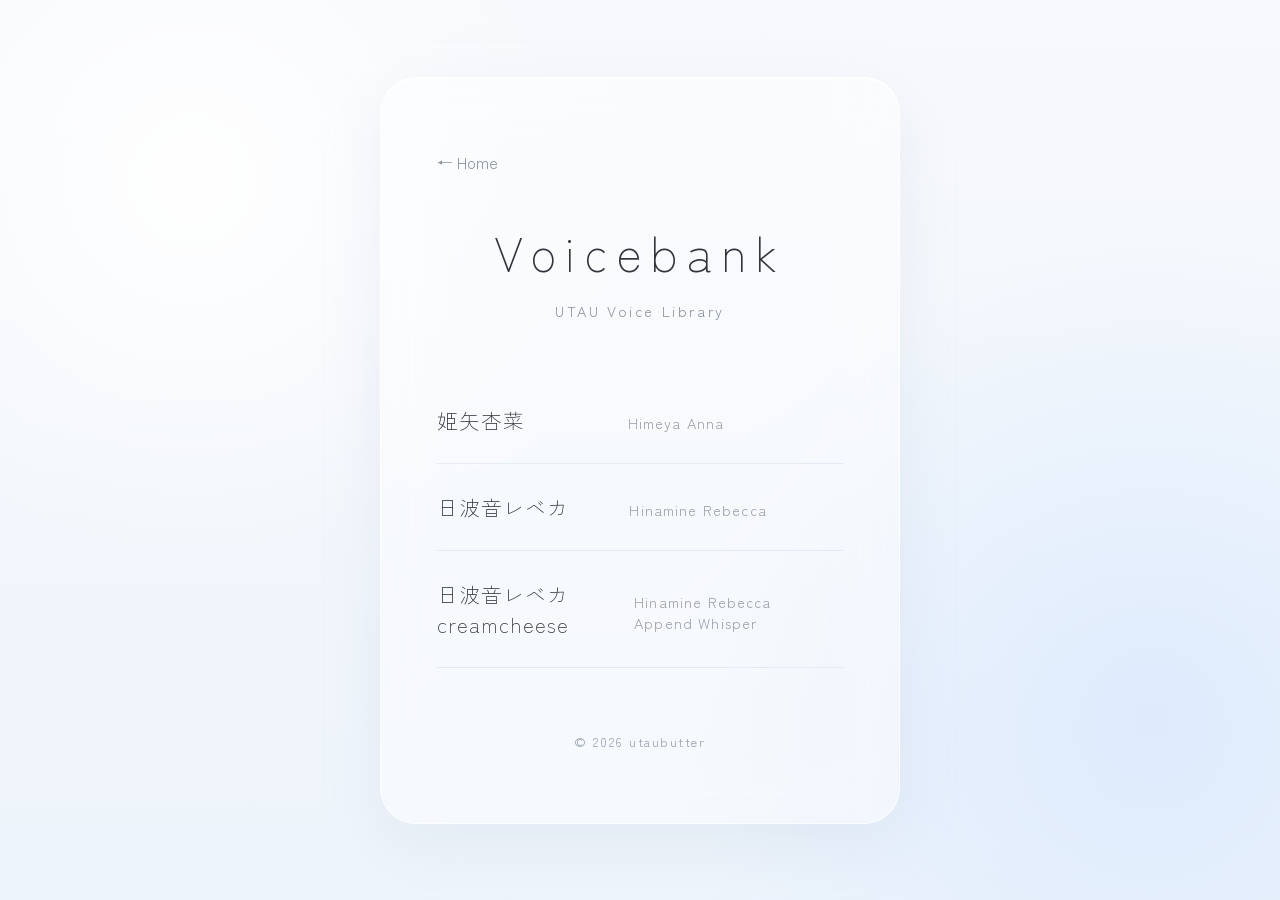
<file: pages/voicebank.html>
<!DOCTYPE html>
<html lang="ja">
<head>
    <meta charset="UTF-8">
    <meta name="viewport" content="width=device-width, initial-scale=1.0">
    <title>Voicebank — Butter</title>
    <link rel="stylesheet" href="../style-v2.css">
</head>
<body>

<main class="glass">
    <a class="back" href="../index.html">← Home</a>
    <h1>Voicebank</h1>
    <p class="subtitle">UTAU Voice Library</p>

    <div class="voice-list">
        <a class="voice-item" href="anna.html">
            <h2>姫矢杏菜</h2>
            <p>Himeya Anna</p>
        </a>
        
        <a class="voice-item" href="rebecca.html">
            <h2>日波音レベカ</h2>
            <p>Hinamine Rebecca</p>
        </a>
        
        <a class="voice-item" href="rebecca-append.html">
            <h2>日波音レベカ creamcheese</h2>
            <p>Hinamine Rebecca Append Whisper</p>
        </a>
    </div>

        <footer>
            © 2026 <a href="https://x.com/utaubutter" target="_blank" rel="noopener noreferrer">utaubutter</a>
        </footer>

</main>
<script src="../script.js"></script>
</body>
</html>
</file>
<file: style-v2.css>
/* ------------------------
    Butter Website CSS v2
------------------------- */
@import url('https://fonts.googleapis.com/css2?family=Zen+Kaku+Gothic+New:wght@300;400;500&display=swap');

*{
    margin: 0;
    padding: 0;
    box-sizing: border-box;
}

html::-webkit-scrollbar {
    display: none;
}

html {
    scrollbar-width: none;
}

body{
    font-family: "Zen Kaku Gothic New", sans-serif;
    min-height: 100vh;
    display: flex;
    justify-content: center;
    align-items: center;
    padding: 32px;
    color: #30353d;
    background:
        radial-gradient(circle at 15% 20%, rgba(255,255,255,.95), transparent 30%),
        radial-gradient(circle at 90% 80%, rgba(207,227,255,.55), transparent 35%),
        linear-gradient(180deg, #f7f9fc, #eef4fb);
}

a{
    color: inherit;
    text-decoration: none;
}

/* ------------------------
    Glass Card
------------------------- */

.glass{
    width: 520px;
    flex-shrink: 0;
    padding: 72px 56px;
    background: rgba(255,255,255,.42);
    backdrop-filter: blur(28px);
    -webkit-backdrop-filter: blur(28px);
    border: 1px solid rgba(255,255,255,.75);
    border-radius: 36px;
    box-shadow:
        0 20px 60px rgba(174,190,212,.18),
        inset 0 1px 0 rgba(255,255,255,.9);
}

/* ------------------------
    Title / Text
------------------------- */

h1{
    font-size: 3rem;
    font-weight: 300;
    letter-spacing: .18em;
    text-align: center;
}

.subtitle{
    margin-top: 14px;
    text-align: center;
    color: #8b95a4;
    font-size: .9rem;
    letter-spacing: .18em;
}

/* ------------------------
    Navigation
------------------------- */

nav{
    margin-top: 64px;
    display: flex;
    flex-direction: column;
    gap: 10px;
}

nav a{
    display: flex;
    justify-content: space-between;
    align-items: center;
    padding: 18px 2px;
    border-bottom: 1px solid rgba(190,205,224,.35);
    transition: .25s ease;
    font-size: 1rem;
    letter-spacing: .05em;
}

nav a::after{
    content: "→";
    opacity: 0;
    transform: translateX(-8px);
    transition: .25s;
}

nav a:hover{
    padding-left: 12px;
}

nav a:hover::after{
    opacity: 1;
    transform: translateX(0);
}

/* ------------------------
    Footer
------------------------- */

footer{
    margin-top: 64px;
    text-align: center;
    font-size: .8rem;
    color: #98a2af;
    letter-spacing: .12em;
}

footer a {
    color: inherit;
    text-decoration: none;
}

footer a:hover {
    text-decoration: underline;
    opacity: 0.8;
}

/* ------------------------
    Common Section
------------------------- */

.back{
    display: inline-block;
    margin-bottom: 42px;
    color: #8d97a5;
    transition: .25s;
}

.back:hover{
    transform: translateX(-4px);
}

section{
    margin-top: 56px;
}

h2{
    font-size: 1.1rem;
    font-weight: 500;
    margin-bottom: 14px;
}

section p{
    color: #6d7481;
    line-height: 1.8;
}

.coming{
    color: #9ca3af;
    font-size: .9rem;
    letter-spacing: .08em;
}

/* ------------------------
    Buttons
------------------------- */

.buttons {
    display: flex;
    justify-content: center;
    align-items: center;
    gap: 12px;
    margin: 24px auto;
    width: 100%;
    flex-wrap: nowrap;
}

.buttons a {
    display: inline-flex;
    flex-direction: column;
    align-items: center;
    justify-content: center;
    background: rgba(255,255,255,.35);
    border: 1px solid rgba(255,255,255,.75);
    color: #4b5563;
    text-decoration: none;
    border-radius: 8px;
    padding: 10px 16px;
    width: 45%;
    max-width: 160px;
    box-sizing: border-box;
}

.buttons a:hover{
    background: rgba(255,255,255,.55);
}

.buttons a span{
    font-size: .9rem;
    font-weight: 500;
}

.buttons a small{
    margin-top: 2px;
    font-size: .7rem;
    color: #9ca3af;
    letter-spacing: .08em;
}

/* ------------------------
    Voicebank List
------------------------- */

.voice-list{
    margin-top: 56px;
}

.voice-item{
    display: flex;
    justify-content: space-between;
    align-items: center;
    padding: 28px 0;
    border-bottom: 1px solid rgba(190,205,224,.35);
    transition: .25s ease;
}

.voice-item::after{
    content: "→";
    font-size: 1rem;
    color: #8d97a5;
    opacity: 0;
    transform: translateX(-8px);
    transition: .25s;
}

.voice-item:hover{
    padding-left: 12px;
}

.voice-item:hover::after{
    opacity: 1;
    transform: translateX(0);
}

.voice-item h2{
    margin: 0;
    font-size: 1.3rem;
    font-weight: 300;
    letter-spacing: .05em;
}

.voice-item p{
    margin-top: 6px;
    font-size: .9rem;
    color: #9ca3af;
    letter-spacing: .08em;
}

/* ------------------------
    Character Page / Common Links
------------------------- */

.character{
    display: grid;
    grid-template-columns: 200px 1fr;
    gap: 36px;
    align-items: start;
}

.character-image{
    width: 200px;
    min-width: 200px;
    flex-shrink: 0;
    height: 380px;
    border-radius: 20px;
    background: rgba(255,255,255,.35);
    border: 1px solid rgba(255,255,255,.7);
    overflow: hidden;
    display: flex;
    justify-content: center;
    align-items: center;
    padding: 15px;
    box-sizing: border-box;
    align-self: start;
}

.character-image span{
    font-size: .85rem;
    color: #b0b8c5;
    letter-spacing: .08em;
}

.chara-img {
    max-width: 100%;
    max-height: 100%;
    width: auto;
    height: auto;
    object-fit: contain;
    display: block;
    user-select: none;
    -webkit-user-drag: none;
    pointer-events: none;
}

.character-info{
    padding-top: 12px;
}

.character-info h1{
    text-align: left;
    font-size: 1.5rem;
    font-weight: 300;
    letter-spacing: .05em;
}

.roman{
    margin-top: 4px;
    font-size: .9rem;
    color: #9ca3af;
    letter-spacing: .08em;
}

.character-info section{
    margin-top: 20px;
}

.info-row{
    display: flex;
    justify-content: space-between;
    align-items: center;
    margin-top: 24px;
}

.info-row h2{
    margin: 0;
    font-size: 1rem;
    font-weight: 400;
}

.info-row p, .info-value p{
    margin: 0;
}

.info-row p{
    color: #6d7481;
}

.info-value{
    text-align: right;
    width: max-content;
    margin-left: auto;
}

.info-value p{
    color: #30353d;
}

.info-value span{
    display: block;
    margin-top: 2px;
    font-size: .85rem;
    color: #9ca3af;
}

.info-value .flag-note {
    display: block;
    font-size: 0.65rem;
    color: #9ca3af;
    line-height: 1.4;
    margin-top: 4px;
    text-align: right;
}

.character-links {
    margin-top: 56px;
    display: flex;
    justify-content: space-around;
    gap: 16px;
}

.text-link {
    font-size: 0.9rem;
    color: #8d97a5;
    padding-bottom: 2px;
    border-bottom: 1px solid transparent;
    transition: .25s ease;
}

.text-link:hover {
    color: #30353d;
    border-bottom-color: #30353d;
}

section.profile-section {
    margin-top: 16px !important;
}

.profile-list {
    list-style: none !important;
    padding-left: 0px !important;
    margin: 12px 0 0 0;
}

.profile-list li {
    font-size: 0.85rem;
    color: #4b5563;
    line-height: 1.8;
    letter-spacing: 0.02em;
}

.profile-list li strong {
    color: #374151;
    font-weight: 500;
}

.profile-link {
    font-size: 0.85rem;
    color: #8d97a5;
    padding-bottom: 2px;
    border-bottom: 1px solid transparent;
    transition: .25s ease;
}

.profile-link:hover {
    color: #30353d;
    border-bottom-color: #30353d;
}

/* ------------------------
    Mini Audio Player
------------------------- */

.mini-player {
    display: none;
    align-items: center;
    gap: 14px;
    margin-top: 24px;
    padding: 12px 18px;
    background: rgba(255, 255, 255, 0.25);
    border: 1px solid rgba(255, 255, 255, 0.5);
    border-radius: 16px;
    width: 100%;
    box-sizing: border-box;
    animation: fadeIn 0.3s ease;
}

@keyframes fadeIn {
    from { opacity: 0; transform: translateY(-5px); }
    to { opacity: 1; transform: translateY(0); }
}

.player-btn {
    width: 36px;
    height: 36px;
    border-radius: 50%;
    border: none;
    background: rgba(255, 255, 255, 0.7);
    color: #4b5563;
    font-size: 0.8rem;
    cursor: pointer;
    display: flex;
    justify-content: center;
    align-items: center;
    transition: 0.2s;
}

.player-btn:hover {
    background: rgba(255, 255, 255, 0.9);
}

.player-info {
    flex: 1;
}

.player-title {
    display: block;
    font-size: 0.7rem;
    color: #4b5563;
    margin-bottom: 2px;
    letter-spacing: 0.05em;
    white-space: nowrap;
    overflow: hidden;
    text-overflow: ellipsis;
}

.player-credit {
    display: block;
    font-size: 0.65rem;
    color: #9ca3af;
    line-height: 1.4;
    margin-bottom: 6px;
    letter-spacing: 0.05em;
}

.progress-bar {
    width: 100%;
    height: 4px;
    background: rgba(190, 205, 224, 0.35);
    border-radius: 2px;
    overflow: hidden;
}

.progress-fill {
    width: 0%;
    height: 100%;
    background: #8d97a5;
    transition: width 0.1s linear;
}

/* ------------------------
    Guideline Page
------------------------- */

.terms-content {
    margin-top: 32px;
    text-align: justify;
}

.terms-section {
    margin-bottom: 28px;
}

.terms-section h2 {
    font-size: 1.1rem;
    font-weight: 500;
    margin-bottom: 14px;
    color: #30353d;
    text-align: left;
}

.terms-section p {
    font-size: 0.9rem;
    line-height: 1.8;
    color: #6d7481;
    margin-bottom: 8px;
}

.prohibited-list {
    list-style: none !important;
    padding-left: 0 !important;
    margin: 12px 0;
}

.prohibited-list li {
    font-size: 0.85rem;
    line-height: 1.8;
    color: #4b5563;
    margin-bottom: 8px;
    text-indent: 0 !important;
    padding-left: 0 !important;
}

.prohibited-list small {
    color: #9ca3af;
    display: inline-block;
    margin-top: 2px;
}

/* ------------------------
    Contact Page
------------------------- */

.contact-notice {
    margin-top: 56px;
    text-align: left;
}

.notice-text {
    font-size: 0.9rem;
    font-weight: 300;
    color: #6d7481;
    line-height: 1.8;
    margin-bottom: 24px;
    text-align: left;
}

.contact-note {
    color: #9ca3af;
    font-size: 0.8rem;
    display: block;
    margin-top: 6px;
    line-height: 1.6;
}

.contact-title {
    font-size: 1.0rem;
}

.copy-hint {
    font-size: 0.75rem;
    color: #9ca3af;
    margin-left: 4px;
    font-weight: normal;
}

/* ------------------------
    Responsive
------------------------- */

@media (max-width: 640px){
    body{
        padding: 20px;
    }

    .glass{
        width: 100%;
        padding: 48px 24px;
        border-radius: 28px;
    }

    h1{
        font-size: 2.3rem;
    }
   
    .voice-item {
        flex-direction: column;
        align-items: flex-start;
        gap: 8px;
        padding: 20px 0;
    }

    .voice-item h2{
        font-size: 1.2rem;
    }

    .voice-item p {
        margin-top: 2px;
    }
   
    .character{
        grid-template-columns: 1fr;
        gap: 28px;
    }

    .character-image{
        width: 180px;
        margin: 0 auto;
    }

    .character-info h1{
        font-size: 1.4rem;
        text-align: center;
    }

    .roman{
        text-align: center;
    }

    .character-links {
        flex-direction: column;
        align-items: center;
        gap: 12px;
        margin-top: 56px !important;
    }
   
    .buttons {
        flex-direction: row;
        flex-wrap: wrap;
        gap: 10px;
    }

    .buttons a {
        flex: 1 1 130px; 
        max-width: none;
        padding: 12px 10px;
    }
    
    .buttons a span {
        font-size: 0.85rem;
        white-space: nowrap;
    }
    
    .buttons a small {
        font-size: 0.65rem;
        white-space: nowrap;
    }
}

/* ------------------------
    Home News Box
------------------------- */

.news-box {
    margin-top: 36px;
    padding: 18px 20px;
    background: rgba(255, 255, 255, 0.3);
    border: 1px solid rgba(255, 255, 255, 0.6);
    border-radius: 16px;
}

.news-box + nav {
    margin-top: 36px;
}

.news-box h2 {
    font-size: 0.8rem;
    font-weight: 500;
    color: #8b95a4;
    letter-spacing: 0.12em;
    text-transform: uppercase;
    margin-bottom: 12px;
}

.news-box ul {
    list-style: none !important;
    padding: 0 !important;
    margin: 0 !important;
    display: flex;
    flex-direction: column;
    gap: 8px;
}

.news-box li {
    font-size: 0.8rem;
    line-height: 1.5;
    display: flex;
    align-items: baseline;
    gap: 12px;
}

.news-date {
    color: #9ca3af;
    font-size: 0.75rem;
    letter-spacing: 0.05em;
    flex-shrink: 0;
    width: 70px;
}

.news-text {
    color: #4b5563;
    letter-spacing: 0.02em;
}

/* ------------------------
    Home External Links
------------------------- */

.external-links {
    margin-top: 48px;
    margin-bottom: 16px;
    display: flex;
    justify-content: center;
    align-items: center;
    gap: 24px;
}

.external-links a {
    font-size: 0.8rem;
    color: #8d97a5;
    letter-spacing: 0.08em;
    padding-bottom: 2px;
    border-bottom: 1px solid transparent;
    transition: 0.25s ease;
}

.external-links a:hover {
    color: #30353d;
    border-bottom-color: #30353d;
}

/* --------------------------------
   Page Transition
--------------------------------- */

@keyframes fadeIn {
    from {
        opacity: 0;
        transform: translateY(4px);
    }
    to {
        opacity: 1;
        transform: translateY(0);
    }
}

main.glass {
    animation: fadeIn 0.3s ease forwards;
}
</file>
